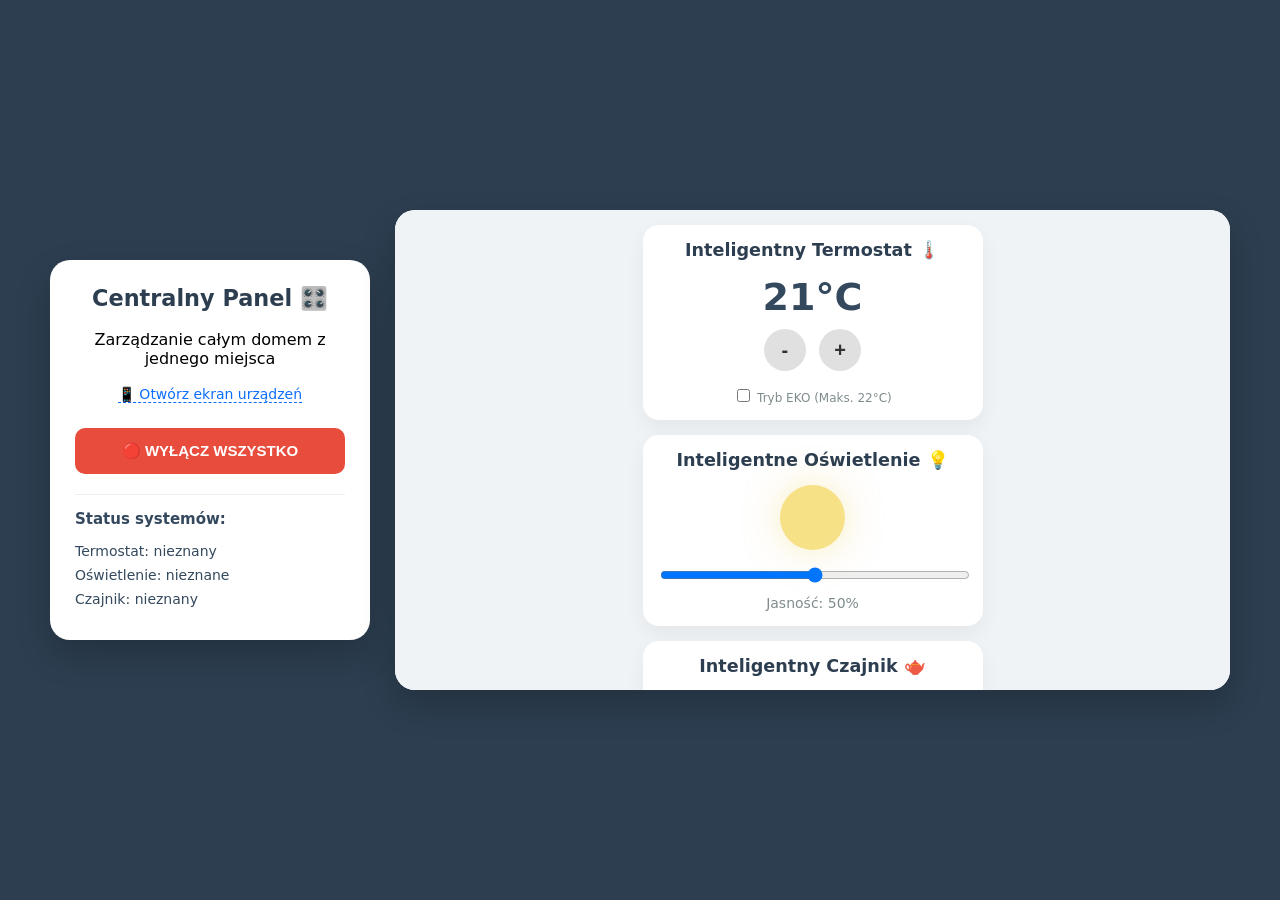
<file: index.html>
<!DOCTYPE html>
<html lang="pl">
<head>
  <meta charset="UTF-8">
  <meta name="viewport" content="width=device-width, initial-scale=1.0">
  <title>Centralny Panel Sterowania - Smart Home</title>
  <link rel="stylesheet" href="css/main.css">
  <link rel="stylesheet" href="css/panel.css">
</head>
<body>

  <div class="split-container">

    <div class="master-panel">
      <h2>Centralny Panel 🎛️</h2>
      <p>Zarządzanie całym domem z jednego miejsca</p>

      <a href="devices.html" target="_blank" class="open-devices-link">📱 Otwórz ekran urządzeń</a>
      
      <button id="master-off-btn">🔴 WYŁĄCZ WSZYSTKO</button>
      
      <div class="system-status">
        <h3>Status systemów:</h3>
        <div id="status-temp">Termostat: nieznany</div> 
        <div id="status-light">Oświetlenie: nieznane</div>
        <div id="status-kettle">Czajnik: nieznany</div>
      </div>
    </div>

    <div class="devices-preview">
      <iframe src="devices.html" title="Inteligentne Urządzenia" frameborder="0"></iframe>
    </div>

  </div>

  <script src="js/panel.js"></script>
</body>
</html>
</file>
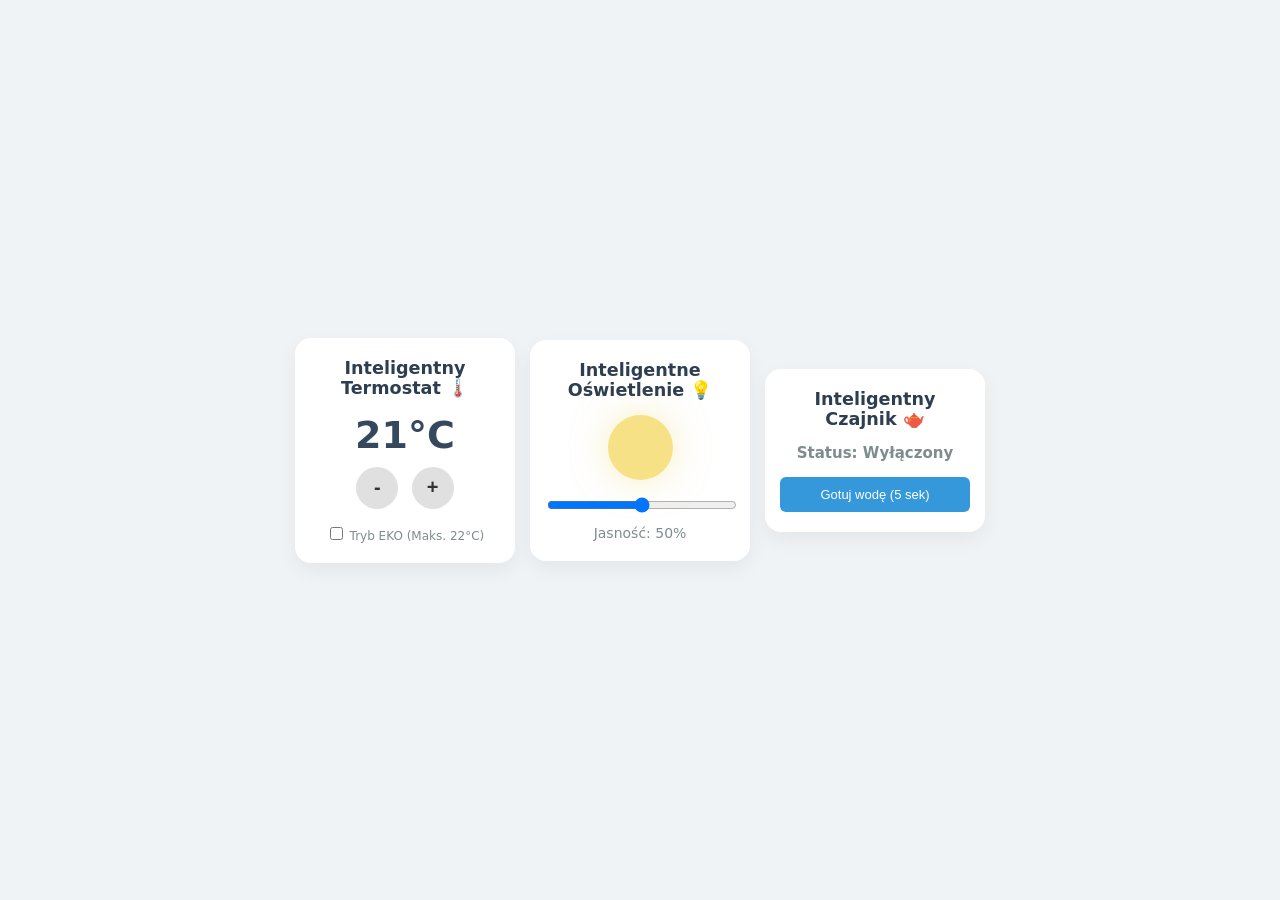
<file: devices.html>
<!DOCTYPE html>
<html lang="pl">
<head>
  <meta charset="UTF-8">
  <meta name="viewport" content="width=device-width, initial-scale=1.0">
  <title>Inteligentne Urządzenia</title>
  <link rel="stylesheet" href="css/main.css">
  <link rel="stylesheet" href="css/devices.css">
</head>
<body>

  <div class="thermostat">
    <h2>Inteligentny Termostat 🌡️</h2>
    <div id="temp-display">21°C</div>
    <div class="controls">
      <button id="temp-down">-</button>
      <button id="temp-up">+</button>
    </div>
    <div class="eco-box">
      <label>
        <input type="checkbox" id="eco-mode"> Tryb EKO (Maks. 22°C)
      </label>
    </div>
  </div>

  <div class="smart-light">
    <h2>Inteligentne Oświetlenie 💡</h2>
    <div id="light-bulb"></div>
    <div class="range-box">
      <input type="range" id="brightness-slider" min="0" max="100" value="50">
      <div id="brightness-value">Jasność: 50%</div>
    </div>
  </div>

  <div class="smart-kettle">
    <h2>Inteligentny Czajnik 🫖</h2>
    <div id="kettle-status">Status: Wyłączony</div>
    <div class="timer-box">
      <button id="timer-btn">Gotuj wodę (5 sek)</button>
    </div>
  </div>

  <script src="js/devices.js"></script>
</body>
</html>
</file>
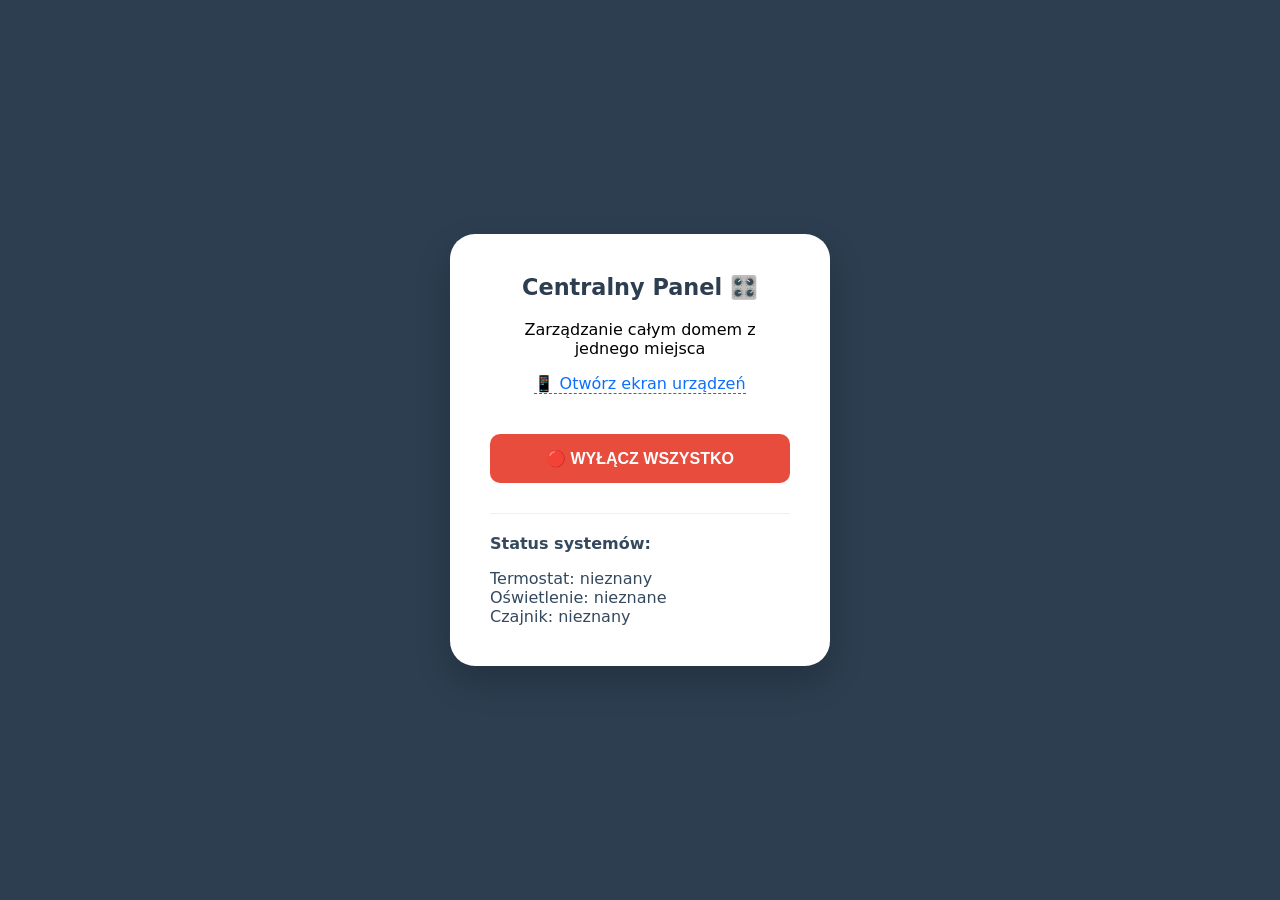
<file: panel.html>
<!DOCTYPE html>
<html lang="pl">
<head>
  <meta charset="UTF-8">
  <meta name="viewport" content="width=device-width, initial-scale=1.0">
  <title>Centralny Panel Sterowania</title>
  <link rel="stylesheet" href="main.css">
  <link rel="stylesheet" href="panel.css">
</head>
<body>

  <div class="master-panel">
    <h2>Centralny Panel 🎛️</h2>
    <p>Zarządzanie całym domem z jednego miejsca</p>

    <a href="devices.html" target="_blank" class="open-devices-link">📱 Otwórz ekran urządzeń</a>
    
    <button id="master-off-btn">🔴 WYŁĄCZ WSZYSTKO</button>
    
    <div class="system-status">
      <h3>Status systemów:</h3>
      <div id="status-temp">Termostat: nieznany</div> 
      <div id="status-light">Oświetlenie: nieznane</div>
      <div id="status-kettle">Czajnik: nieznany</div>
    </div>
  </div>

  <script src="panel.js"></script>
</body>
</html>
</file>
<file: css/main.css>
body {
  font-family: 'Segoe UI', system-ui, sans-serif;
  margin: 0;
  padding: 0;
  box-sizing: border-box;
}

/* Общие стили для заголовков, если нужно */
h2 {
  font-size: 1.4rem;
  color: #2c3e50;
  margin-top: 0;
}
</file>
<file: css/panel.css>
body {
  background: #2c3e50;
  margin: 0;
  padding: 20px 10px;
  min-height: 100vh;
  display: flex;
  justify-content: center;
  align-items: center;
  box-sizing: border-box;
}

/* Контейнер для двух колонок */
.split-container {
  display: flex;
  flex-direction: row;
  gap: 25px;
  max-width: 1180px;
  width: 100%;
  align-items: center;
  justify-content: center;
}

/* Левая колонка — Пульт */
.master-panel {
  background: #ffffff;
  padding: 25px;
  border-radius: 20px;
  box-shadow: 0 15px 35px rgba(0,0,0,0.2);
  text-align: center;
  width: 320px;
  flex-shrink: 0;
  box-sizing: border-box;
}

.open-devices-link {
  display: inline-block;
  margin-bottom: 15px;
  color: #0d6efd;
  text-decoration: none;
  font-weight: 500;
  font-size: 14px;
  border-bottom: 1px dashed #0d6efd;
}

.open-devices-link:hover {
  color: #0a58ca;
  border-bottom-style: solid;
}

#master-off-btn {
  background: #e74c3c;
  color: white;
  border: none;
  padding: 14px 20px;
  font-size: 15px;
  font-weight: bold;
  border-radius: 10px;
  cursor: pointer;
  width: 100%;
  transition: background 0.2s;
  margin-top: 10px;
}

#master-off-btn:hover {
  background: #c0392b;
}

.system-status {
  margin-top: 20px;
  text-align: left;
  border-top: 1px solid #ecf0f1;
  padding-top: 15px;
  color: #34495e;
}

.system-status h3 {
  margin-top: 0;
  font-size: 15px;
}

.system-status div {
  margin-bottom: 8px;
  font-size: 14px;
}

/* Правая колонка — Фрейм */
.devices-preview {
  flex-grow: 1;
  background: #ffffff;
  border-radius: 20px;
  overflow: hidden;
  box-shadow: 0 15px 35px rgba(0,0,0,0.2);
  height: 480px;
  width: 100%;
}

.devices-preview iframe {
  width: 100%;
  height: 100%;
  border: none;
}

/* 🔥 АДАПТИВ ДЛЯ МОБИЛЬНЫХ УСТРОЙСТВ 🔥 */
@media (max-width: 850px) {
  body {
    padding: 20px 15px;
    align-items: center;
  }

  .split-container {
    flex-direction: column;
    align-items: center;
  }

  .master-panel {
    width: 100%;
    max-width: 360px;
  }

  /* На мобилке убираем iframe, чтобы не было душного двойного скролла */
  .devices-preview {
    display: none;
  }
}
</file>
<file: css/devices.css>
body {
  background: #f0f3f6;
  padding: 15px;
  margin: 0;
  display: flex;
  flex-direction: row;
  justify-content: center;
  align-items: center;
  gap: 15px;
  min-height: 100vh;
  box-sizing: border-box;
}

/* Общие стили для карточек */
.thermostat, .smart-light, .smart-kettle {
  background: #ffffff;
  padding: 20px 15px;
  border-radius: 16px;
  box-shadow: 0 8px 20px rgba(0,0,0,0.05);
  text-align: center;
  width: 220px;
  box-sizing: border-box;
  flex-shrink: 0;
}

h2 {
  font-size: 1.1rem;
  margin-top: 0;
  margin-bottom: 15px;
}

/* Термостат */
#temp-display {
  font-size: 38px;
  font-weight: bold;
  margin: 10px 0;
  color: #34495e;
  transition: color 0.3s ease;
}

.controls button {
  width: 42px;
  height: 42px;
  font-size: 20px;
  font-weight: bold;
  border: none;
  border-radius: 50%;
  margin: 0 4px;
  cursor: pointer;
  background: #e0e0e0;
  color: #333;
}

.eco-box {
  margin-top: 15px;
  font-size: 12px;
  color: #7f8c8d;
}

/* Светильник */
#light-bulb {
  width: 65px;
  height: 65px;
  background-color: #f1c40f;
  border-radius: 50%;
  margin: 10px auto;
  box-shadow: 0 0 35px rgba(241, 196, 15, 0.5);
  transition: opacity 0.1s ease, box-shadow 0.1s ease;
  opacity: 0.5; 
}

.range-box {
  margin-top: 15px;
}

#brightness-slider {
  width: 100%;
  cursor: pointer;
}

#brightness-value {
  margin-top: 8px;
  font-size: 14px;
  color: #7f8c8d;
}

/* Чайник */
#kettle-status {
  font-size: 15px;
  font-weight: bold;
  margin: 15px 0;
  color: #7f8c8d;
}

#timer-btn {
  background: #3498db;
  color: white;
  border: none;
  padding: 10px 15px;
  font-size: 13px;
  border-radius: 6px;
  cursor: pointer;
  width: 100%;
}

#timer-btn:disabled {
  background: #bdc3c7;
  cursor: not-allowed;
}

/* 🔥 АДАПТИВ КАРТОЧЕК ДЛЯ ТЕЛЕФОНА 🔥 */
@media (max-width: 850px) {
  body {
    flex-direction: column;
    justify-content: flex-start;
    padding: 15px 10px;
    gap: 15px;
    min-height: auto;
    height: auto;
  }

  .thermostat, .smart-light, .smart-kettle {
    width: 100%;
    max-width: 340px;
    padding: 15px;
  }
}
</file>
<file: main.css>
body {
  font-family: 'Segoe UI', system-ui, sans-serif;
  margin: 0;
  padding: 0;
  box-sizing: border-box;
}

/* Общие стили для заголовков, если нужно */
h2 {
  font-size: 1.4rem;
  color: #2c3e50;
  margin-top: 0;
}
</file>
<file: panel.css>
body {
  background: #2c3e50; /* Темный стильный фон для пульта */
  display: flex;
  justify-content: center;
  align-items: center;
  min-height: 100vh;
}

.master-panel {
  background: #ffffff;
  padding: 40px;
  border-radius: 25px;
  box-shadow: 0 15px 35px rgba(0,0,0,0.2);
  text-align: center;
  width: 300px;
}

.open-devices-link {
  display: inline-block;
  margin-bottom: 20px;
  color: var(--primary, #0d6efd);
  text-decoration: none;
  font-weight: 500;
  border-bottom: 1px dashed #0d6efd;
}
.open-devices-link:hover {
  color: #0a58ca;
  border-bottom-style: solid;
}

#master-off-btn {
  background: #e74c3c;
  color: white;
  border: none;
  padding: 15px 30px;
  font-size: 16px;
  font-weight: bold;
  border-radius: 10px;
  cursor: pointer;
  width: 100%;
  transition: background 0.2s;
  margin-top: 20px;
}

#master-off-btn:hover {
  background: #c0392b;
}

.system-status {
  margin-top: 30px;
  text-align: left;
  border-top: 1px solid #ecf0f1;
  padding-top: 20px;
  color: #34495e;
}

.system-status h3 {
  margin-top: 0;
  font-size: 16px;
}
</file>
